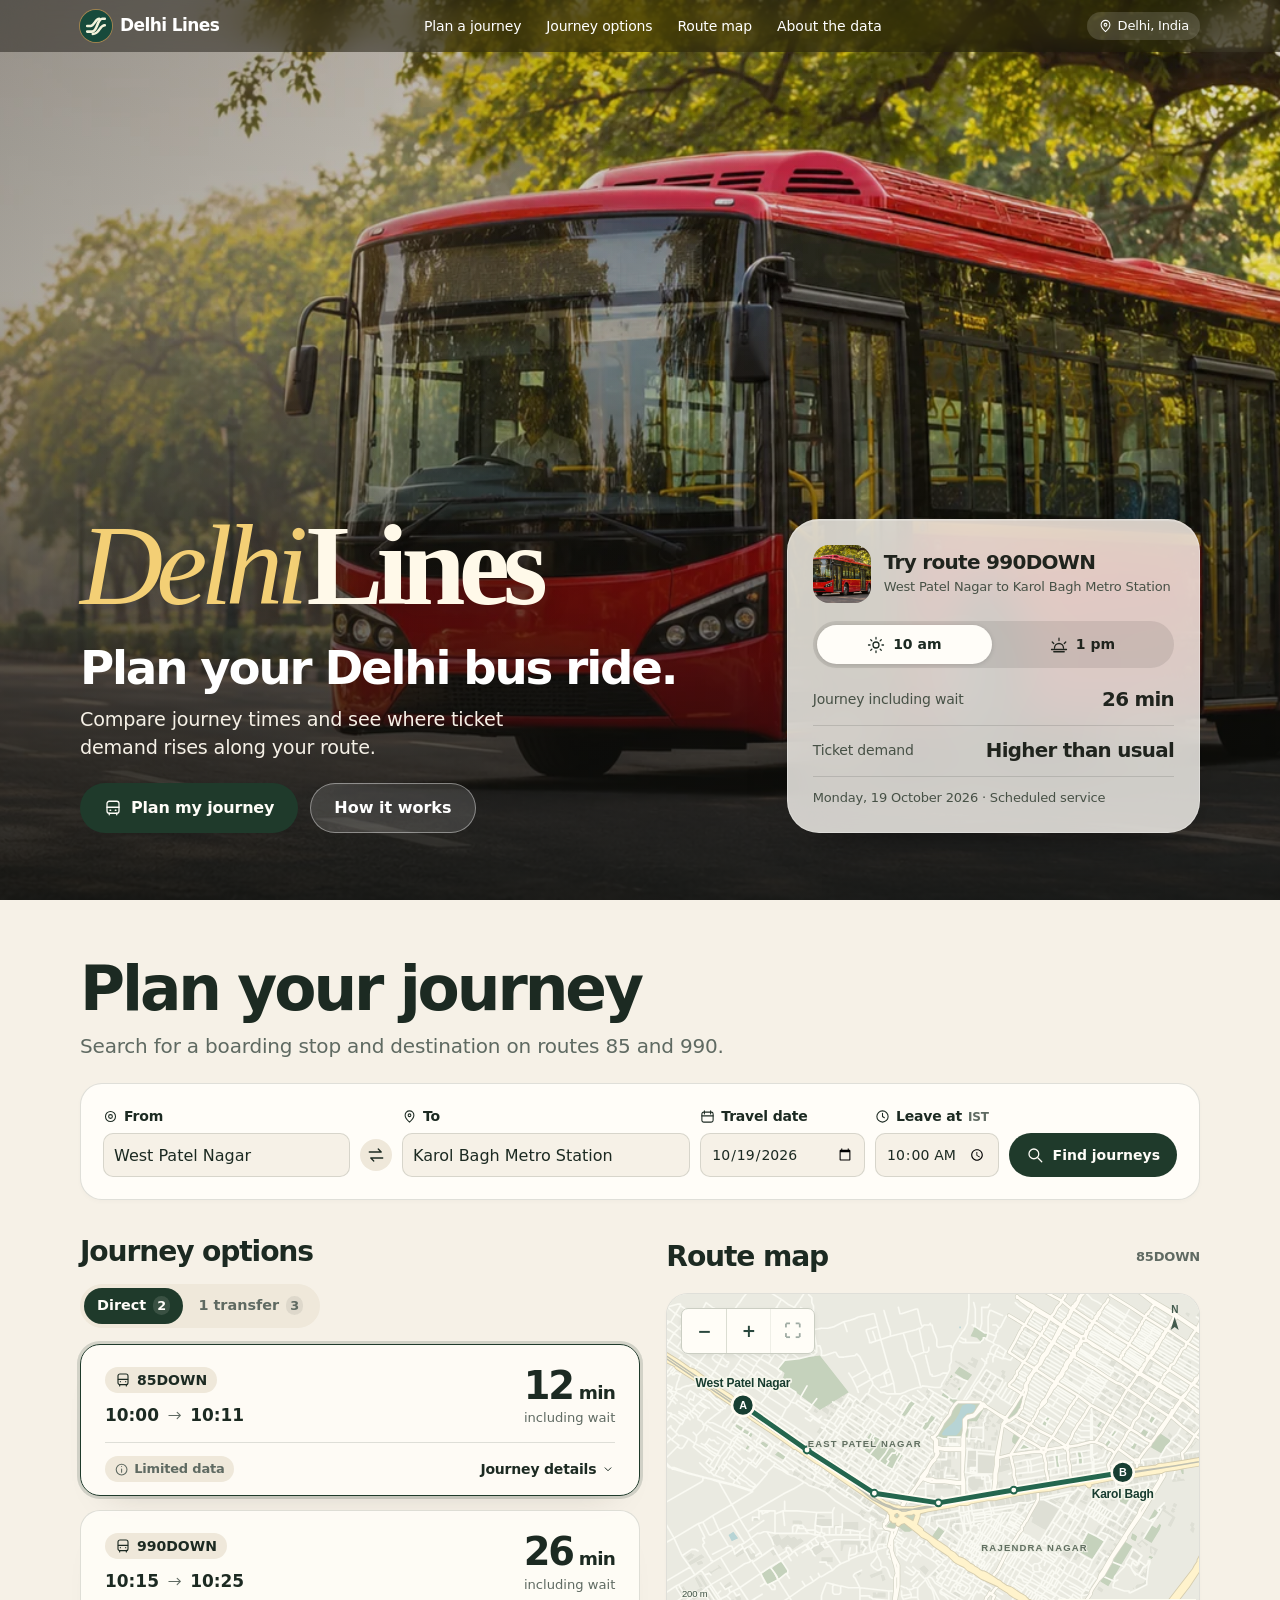
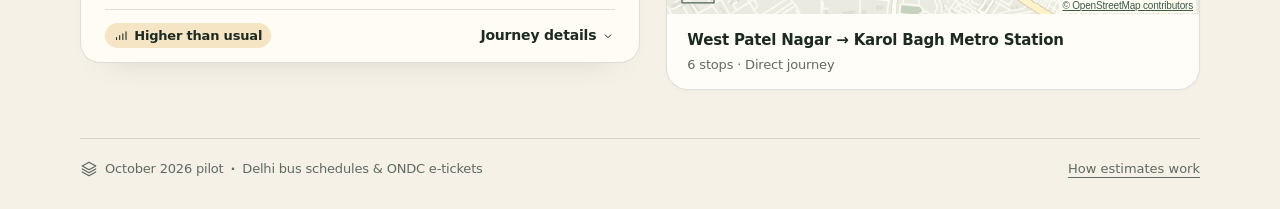
<file: index.html>
<!doctype html>
<html lang="en">
<head>
  <meta charset="utf-8">
  <meta name="viewport" content="width=device-width,initial-scale=1">
  <meta name="theme-color" content="#1f3a2b">
  <title>Delhi Lines · Bus journey planner</title>
  <link rel="icon" href="mark.svg" type="image/svg+xml">
  <link rel="stylesheet" href="style.css">
  <link rel="stylesheet" href="journeys.css">
</head>
<body>
  <a class="skip" href="#content">Skip to content</a>
  <header class="masthead"><div class="shell mast-inner">
    <a class="brand" href="#top" aria-label="Delhi Lines home"><img width="32" height="32" src="mark.svg" alt="">Delhi Lines</a>
    <nav aria-label="Main navigation"><a href="#search">Plan a journey</a><a href="#options">Journey options</a><a href="#map-title">Route map</a><button type="button" class="plain" data-about>About the data</button></nav>
    <span class="location"><i aria-hidden="true" data-icon="pin"></i>Delhi, India</span>
  </div></header>
  <main id="top">
    <section class="hero" aria-labelledby="title">
      <img width="1920" height="739" class="hero-photo" src="delhi-avenue.webp" alt="" fetchpriority="high">
      <div class="shell hero-grid">
        <div class="hero-copy">
          <h1 id="title" aria-label="Delhi Lines"><em>Delhi</em><span>Lines</span></h1>
          <h2>Plan your Delhi bus ride.</h2>
          <p>Compare journey times and see where ticket demand rises along your route.</p>
          <div class="hero-actions"><a class="button primary" href="#search"><i aria-hidden="true" data-icon="bus"></i>Plan my journey</a><button class="button ghost" type="button" data-about>How it works</button></div>
        </div>
        <aside class="demo-card" aria-labelledby="demo-title">
          <div class="demo-head"><img width="58" height="58" src="delhi-avenue.webp" alt=""><div><h2 id="demo-title">Try route 990DOWN</h2><p>West Patel Nagar to Karol Bagh Metro Station</p></div></div>
          <div class="presets" role="group" aria-label="Example departure time"><button type="button" data-demo="10:00"><i aria-hidden="true" data-icon="sun"></i>10 am</button><button type="button" data-demo="13:00"><i aria-hidden="true" data-icon="afternoon"></i>1 pm</button></div>
          <div aria-live="polite" aria-atomic="true"><dl class="demo-metrics"><div><dt>Journey including wait</dt><dd id="demo-duration"></dd></div><div><dt>Ticket demand</dt><dd id="demo-demand"></dd></div></dl>
          <p class="demo-note">Monday, 19 October 2026 · Scheduled service</p></div>
        </aside>
      </div>
    </section>
    <div class="shell planner-body" id="content" tabindex="-1">
    <section aria-labelledby="plan-title" class="plan-section" id="search">
    <h2 id="plan-title" class="display">Plan your journey</h2>
    <p class="section-lede">Search for a boarding stop and destination on routes 85 and 990.</p>
    <form id="journey-search">
      <div class="form-row">
        <label class="control"><span><i aria-hidden="true" data-icon="origin"></i>From</span><input id="origin" name="origin" aria-label="From" type="search" role="combobox" aria-autocomplete="list" aria-expanded="false" aria-controls="origin-options" autocomplete="off" spellcheck="false" placeholder="Try Anand Vihar…" required><span class="stop-menu" id="origin-options" role="listbox" aria-label="Search boarding stops" hidden></span></label>
        <button id="swap" type="button" class="swap" title="Swap stops" aria-label="Swap stops"><i aria-hidden="true" data-icon="swap"></i></button>
        <label class="control"><span><i aria-hidden="true" data-icon="pin"></i>To</span><input id="dest" name="dest" aria-label="To" type="search" role="combobox" aria-autocomplete="list" aria-expanded="false" aria-controls="dest-options" autocomplete="off" spellcheck="false" placeholder="Try Karol Bagh…" required><span class="stop-menu" id="dest-options" role="listbox" aria-label="Search destination stops" hidden></span></label>
        <label class="control date"><span><i aria-hidden="true" data-icon="calendar"></i>Travel date</span><input id="day" type="date" value="2026-10-19" required></label>
        <label class="control time"><span><i aria-hidden="true" data-icon="clock"></i>Leave at <small>IST</small></span><input id="when" type="time" value="10:00" required></label>
        <button class="find" type="submit"><i aria-hidden="true" data-icon="search"></i>Find journeys</button>
      </div>

    </form>
    <p id="error" role="alert" hidden></p>
    </section>
    <div class="workspace" id="options">
      <section id="results" aria-label="Journey options"></section>
      <aside class="map-section" aria-labelledby="map-title">
        <div class="panel-heading"><h2 id="map-title">Route map</h2><span class="map-tag" id="map-tag"></span></div>
        <div class="map-frame"><div id="map"></div>
          <div class="map-meta" id="map-meta"></div>
        </div>
      </aside>
    </div>
    <footer><span><i aria-hidden="true" data-icon="layers"></i> October 2026 pilot <b>·</b> Delhi bus schedules &amp; ONDC e-tickets</span><button class="plain" type="button" data-about>How estimates work</button></footer>
    </div>
  </main>
  <dialog id="about" aria-labelledby="about-title"><div class="dialog-head"><h2 id="about-title">About the data</h2><button autofocus type="button" class="close" aria-label="Close" id="close"><i aria-hidden="true" data-icon="close"></i></button></div>
    <h3>Scheduled journey times</h3><p>This pilot covers Delhi routes 85 and 990 in both directions. Times come from an archived timetable and include the wait after your chosen departure time. Actual bus arrivals can vary.</p>
    <h3>How to read ticket demand</h3><p>Each label compares a route segment with its usual weekday or weekend demand. Estimates use ONDC e-tickets from October 1–24, 2026, grouped into half-hour periods. Seat availability is unknown.</p>
    <h3>Where coverage is limited</h3><p>Only 6.65% of training tickets on these routes matched a single route pattern. A journey shows “Limited data” when any segment lacks enough observations. In the held-out week, 45% of supported weekday estimates kept the same label.</p>
  </dialog>
  <script src="data.js"></script><script src="planner.js"></script><script src="map.js"></script><script src="journeys.js"></script><script src="interface.js"></script>
</body>
</html>
</file>
<file: style.css>
:root {
  color-scheme: light dark;
  --ground:#f6f1e7; --surface:#fffdf8; --surface-2:#efe8da;
  --ink:#1c2a22; --muted:#5f6a62; --line:rgba(28,42,34,.14);
  --action:#1f3a2b; --action-ink:#fffdf8; --focus:#996609; --gold:#e3b04b;
  --glass:rgba(255,253,248,.79); --glass-text:#20241e; --glass-muted:#475146;
  --sans:-apple-system,BlinkMacSystemFont,"Segoe UI",system-ui,Arial,sans-serif;
  --serif:"Iowan Old Style","Palatino Linotype",Palatino,Georgia,serif;
  --ease:cubic-bezier(.22,1,.36,1);
}
@media(prefers-color-scheme:dark) {
  :root{--ground:#15130f;--surface:#1e1b16;--surface-2:#29251e;--ink:#f3ede1;--muted:#b8b0a2;--line:rgba(243,237,225,.17);--action:#e3b04b;--action-ink:#20190e;--focus:#efc977;--glass:rgba(30,27,22,.79);--glass-text:#fff7e9;--glass-muted:#dad3c5}
}
*,*::before,*::after{box-sizing:border-box}
html{scroll-padding-top:72px;-webkit-text-size-adjust:100%}
body{margin:0;background:var(--ground);color:var(--ink);font:17px/1.5 var(--sans);letter-spacing:-.011em;-webkit-font-smoothing:antialiased}
button,input,select{font:inherit;color:inherit}button,select,summary{cursor:pointer}button,a,input,select,summary{touch-action:manipulation}
:focus-visible{outline:3px solid var(--focus);outline-offset:4px}::selection{background:#e3b04b;color:#211c13}
.shell{width:min(100% - clamp(32px,8vw,80px),1120px);margin-inline:auto}
.ui-icon{width:18px;height:18px;display:inline-block;vertical-align:middle;flex:none;stroke:currentColor;stroke-width:1.7;stroke-linecap:round;stroke-linejoin:round;fill:none}
.masthead{position:fixed;inset:0 0 auto;z-index:10;color:#fff;background:rgba(18,17,13,.46);backdrop-filter:saturate(1.2) blur(18px);transition:background-color .25s,color .25s}
.masthead.on-paper{background:color-mix(in srgb,var(--ground) 92%,transparent);color:var(--ink);box-shadow:0 1px 0 var(--line)}
.mast-inner,.brand,.masthead nav,.location,.hero-actions,.button,.demo-head,.presets,.presets button,.control>span,.find,.map-tag,footer{display:flex;align-items:center}
.mast-inner{min-height:52px;gap:30px}.brand{gap:8px;font-size:17px;font-weight:680;color:inherit;text-decoration:none;letter-spacing:-.035em;white-space:nowrap}.brand img{width:32px;height:32px;border-radius:50%;box-shadow:0 0 0 1px #e3b04b80}
.masthead nav{margin:auto;gap:25px}.masthead nav a,.masthead nav button{color:inherit;font-size:14px;font-weight:500;text-decoration:none}.masthead nav a:hover,.plain:hover{text-decoration:underline;text-underline-offset:4px}
.plain{background:none;border:0;padding:0}.location{gap:5px;border-radius:999px;background:#ffffff25;padding:4px 11px;font-size:13px}.on-paper .location{background:var(--surface-2)}.location svg{width:15px}
.hero{position:relative;isolation:isolate;min-height:max(640px,100svh);display:grid;align-items:end;overflow:hidden;background:#3c3831;color:#fff}
.hero-photo,.hero::after{position:absolute;inset:0;width:100%;height:100%;z-index:-2}.hero-photo{object-fit:cover;object-position:54% 44%}
.hero::after{content:"";z-index:-1;background:linear-gradient(0deg,rgba(12,14,12,.86) 0%,rgba(15,15,12,.56) 28%,rgba(13,15,12,.09) 67%,rgba(12,13,10,.19)),linear-gradient(90deg,rgba(19,19,16,.3),transparent 68%)}
.hero-grid{display:grid;grid-template-columns:minmax(0,1.4fr) minmax(330px,.9fr);align-items:end;gap:clamp(30px,5vw,76px);padding:112px 0 clamp(44px,7.4vh,80px)}
.hero-copy h1{margin:0 0 .18em;font-size:clamp(76px,9vw,144px);font-family:var(--serif);line-height:1;letter-spacing:-.06em;font-weight:700;color:#fff9e9;text-shadow:0 4px 24px #17150f44}
.hero-copy h1 em{color:#f3cf75;font-weight:400;margin-right:.045em}.hero-copy h2{margin:0;font-size:clamp(32px,3.65vw,58px);line-height:1.03;letter-spacing:-.047em;font-weight:640;text-wrap:balance}
.hero-copy p{max-width:38ch;margin:14px 0 22px;font-size:clamp(17px,1.5vw,22px);color:#f5f0e6;line-height:1.45}
.hero-actions{gap:12px;flex-wrap:wrap}.button,.find{border-radius:999px;justify-content:center;gap:9px;text-decoration:none;font-size:16px;font-weight:590;min-height:50px;padding:12px 24px;border:0}
.primary,.find{background:var(--action);color:var(--action-ink)}.primary:hover,.find:hover{filter:brightness(1.12)}.ghost{background:#ffffff22;color:#fff;box-shadow:inset 0 0 0 1px #ffffff65;backdrop-filter:blur(16px)}.ghost:hover{background:#ffffff35}.hero :focus-visible,.masthead:not(.on-paper) :focus-visible{outline-color:#f6cf71}
.demo-card{color:var(--glass-text);padding:25px;border-radius:32px;background:var(--glass);border:1px solid #ffffff47;backdrop-filter:saturate(1.4) blur(24px);box-shadow:inset 0 1px 0 #ffffff35,0 20px 50px -35px #000}
.demo-head{gap:13px}.demo-head img{width:58px;height:58px;object-fit:cover;object-position:72% 50%;border-radius:16px}.demo-head h2{font-size:20px;line-height:1.1;letter-spacing:-.035em;margin:0}.demo-head p,.demo-note{font-size:13px;color:var(--glass-muted);line-height:1.45}.demo-head p{margin:5px 0 0}
.presets{margin:18px 0 7px;padding:4px;gap:3px;border-radius:999px;background:color-mix(in srgb,currentColor 10%,transparent)}.presets button{flex:1;justify-content:center;gap:8px;font-size:14px;font-weight:650;background:none;border:0;padding:9px;border-radius:999px;min-height:38px}.presets button[aria-pressed=true]{background:var(--surface);color:var(--ink);box-shadow:0 1px 5px #0002}
.demo-metrics{margin:0}.demo-metrics div{display:flex;align-items:center;gap:8px;justify-content:space-between;border-bottom:1px solid color-mix(in srgb,currentColor 14%,transparent);padding:10px 0}.demo-metrics dt{font-size:14px;color:var(--glass-muted)}.demo-metrics dd{margin:0;text-align:right;font-size:clamp(18px,1.55vw,23px);font-weight:670;letter-spacing:-.035em;font-variant-numeric:tabular-nums}.demo-note{margin:12px 0 0}
.plan-section{padding-top:56px}.display,.dialog-head h2{font-size:clamp(35px,4.8vw,65px);line-height:1.06;font-weight:700;letter-spacing:-.05em;margin:0}.section-lede{color:var(--muted);margin:10px 0 22px;font-size:20px}
#journey-search,.map-frame,dialog{border:1px solid var(--line);border-radius:22px;background:var(--surface);box-shadow:0 2px 5px #20180d06}
.form-row{display:grid;grid-template-columns:minmax(0,1.2fr) 32px minmax(0,1.4fr) minmax(136px,.8fr) minmax(112px,.6fr) auto;gap:10px;align-items:end;padding:22px}
.control{display:grid;gap:6px;min-width:0}.control>span{gap:6px;font-size:14px;font-weight:620}.control small{font-size:12px;color:var(--muted)}.control span svg{width:15px;height:15px}
.control select,.control input{min-width:0;width:100%;height:44px;padding:0 10px;border:1px solid var(--line);border-radius:10px;background:var(--ground);font-size:14px;text-overflow:ellipsis}
.swap,.close{width:32px;height:32px;display:grid;place-items:center;background:var(--surface-2);border:0;border-radius:50%;color:var(--ink)}.swap{margin-bottom:6px}.find{min-height:44px;padding:10px 17px;font-size:14px}
.workspace{display:grid;grid-template-columns:minmax(0,1.05fr) minmax(0,1fr);gap:26px;margin:36px 0 48px;align-items:start}.workspace h2,.panel-heading h2{font-size:clamp(24px,2.2vw,32px);letter-spacing:-.04em;line-height:1.12;font-weight:680}.panel-heading{display:flex;align-items:center;justify-content:space-between;margin-bottom:15px;gap:10px;min-height:42px}.panel-heading h2{margin:0}.map-tag{font-size:13px;font-weight:650;color:var(--muted)}
.map-frame{overflow:hidden}#map{height:clamp(270px,25vw,350px);background:#eceee4;overflow:hidden;color-scheme:light;color:#1c2a22}.map-meta{padding:15px 20px;display:grid;gap:3px}.map-meta strong{font-size:15px}.map-meta span,footer{font-size:13px;color:var(--muted)}footer{gap:12px;flex-wrap:wrap;justify-content:space-between;padding:20px 0 30px;border-top:1px solid var(--line)}footer span{display:inline-flex;align-items:center;gap:7px}footer button{text-decoration:underline;text-underline-offset:4px}
dialog{width:min(480px,calc(100% - 28px));padding:26px;color:var(--ink)}dialog::backdrop{background:#191611ae}.dialog-head{display:flex;align-items:center;justify-content:space-between}.dialog-head h2{font-size:28px}dialog h3{font-size:17px;margin:20px 0 3px}dialog p{margin:0;color:var(--muted);font-size:15px}
.skip{position:fixed;top:-80px;left:12px;z-index:20;background:var(--surface);color:var(--ink);padding:10px 16px;border-radius:999px}.skip:focus{top:6px}#error{color:var(--ink);font-weight:650}
@media(prefers-reduced-motion:no-preference){html{scroll-behavior:smooth}.hero-copy,.demo-card{animation:appear .65s var(--ease) both}.demo-card{animation-delay:.12s}@keyframes appear{from{opacity:0;transform:translateY(12px)}to{opacity:1;transform:none}}}
@media(prefers-reduced-transparency:reduce){.demo-card{background:var(--surface);color:var(--ink)}.masthead{background:#26251f}.masthead.on-paper{background:var(--surface)}}
@media(max-width:950px){.form-row{grid-template-columns:1fr 36px 1fr 1fr}.form-row .control:first-child,.date{grid-column:1/3}.swap{grid-row:1;grid-column:3}.form-row .control:nth-child(3){grid-column:3/5;grid-row:1;margin-left:45px}.hero-grid{grid-template-columns:1.12fr 1fr;gap:26px}.demo-card{padding:20px}.mast-inner{gap:16px}.masthead nav{gap:18px}}
@media(max-width:740px){.masthead nav a:not(:first-child){display:none}.hero-grid{grid-template-columns:1fr;gap:20px;padding-top:clamp(200px,31svh,300px);padding-bottom:30px}.hero-photo{object-position:62% 40%}.hero-copy h1{font-size:clamp(65px,13vw,96px)}.hero-copy h2{font-size:clamp(29px,6vw,42px)}.hero-copy p{margin:9px 0 15px;max-width:38ch}.button{min-height:44px;font-size:15px;padding:10px 18px}.demo-card{max-width:500px}.hero{min-height:100svh}.workspace{grid-template-columns:1fr}.plan-section{padding-top:35px}.map-frame #map{height:290px}}
@media(max-width:520px){.mast-inner{gap:10px;justify-content:space-between}.brand{font-size:15px;gap:6px}.brand img{width:27px;height:27px}.masthead nav{gap:13px;margin:0}.masthead nav a,.masthead nav button{font-size:12px}.location{display:none}.hero-grid{padding-top:clamp(172px,30svh,240px)}.demo-card{padding:17px;border-radius:23px}.demo-head img{width:44px;height:44px;border-radius:12px}.demo-head h2{font-size:18px}.presets{margin-top:13px}.demo-metrics div{padding:7px 0}.form-row{padding:17px;grid-template-columns:1fr 1fr;gap:13px;position:relative}.form-row .control:first-child,.form-row .control:nth-child(3){grid-row:auto;grid-column:1/-1;margin:0 36px 0 0}.swap{position:absolute;right:12px;top:61px;transform:rotate(90deg)}.date{grid-column:1}.find{grid-column:1/-1}.section-lede{font-size:17px}.workspace{margin-top:28px}footer span{display:block}}
html,body{overflow-x:clip}
.control{position:relative}
.control input[type=search]{font-size:16px}
.control>.stop-menu{display:block;position:absolute;top:100%;left:0;z-index:6;width:max(100%, min(320px, 76vw));max-height:225px;overflow:auto;overscroll-behavior:contain;padding:6px;background:var(--surface);color:var(--ink);border:1px solid var(--line);border-radius:12px;box-shadow:0 6px 20px var(--line);font-weight:450}
.control>.stop-menu[hidden]{display:none}
.stop-menu [role=option]{display:flex;align-items:center;padding:8px 10px;min-height:44px;cursor:pointer;border-radius:7px}
.stop-menu [role=option]:hover,.stop-menu [aria-selected=true]{background:var(--surface-2)}
@media(max-width:740px){.control>.stop-menu{width:100%}}
</file>
<file: journeys.css>
.jo-panel {
  --jo-ink: var(--ink, #1c2a22);
  --jo-muted: var(--muted, #5f6a62);
  --jo-action: var(--action, #1f3a2b);
  --jo-action-ink: var(--action-ink, #fffdf8);
  --jo-surface: var(--surface, #fffdf8);
  --jo-ground: var(--ground, #f6f1e7);
  --jo-tray: var(--surface-2, #efe8da);
  --jo-line: color-mix(in srgb, var(--jo-ink) 14%, transparent);
  --jo-focus: var(--focus, var(--jo-action));
  --jo-round: 20px;
  min-width: 0;
  color: var(--jo-ink);
}
.jo-panel *, .jo-panel *::before, .jo-panel *::after { box-sizing: border-box; }
.jo-panel button { font: inherit; cursor: pointer; touch-action: manipulation; }
.jo-panel svg { width: 1em; height: 1em; flex: none; }
.jo-heading { margin: 0 0 16px; font-size: clamp(1.6rem, 2.8vw, 2.65rem); font-weight: 650; line-height: 1.08; letter-spacing: -.045em; }
.jo-filters { display: inline-flex; width: fit-content; max-width: 100%; gap: 2px; padding: 4px; margin-bottom: 16px; background: var(--jo-tray); border-radius: 999px; }
.jo-panel .jo-filter { display: inline-flex; align-items: center; justify-content: center; gap: 7px; border: 0; border-radius: 999px; padding: 8px 13px; font-size: .9rem; line-height: 1.2; font-weight: 600; color: var(--jo-muted); background: transparent; min-height: 36px; }
.jo-filter[aria-pressed="true"] { background: var(--jo-action); color: var(--jo-action-ink); }
.jo-filter:hover:not([aria-pressed="true"]) { color: var(--jo-ink); }
.jo-count { font-size: .8rem; font-variant-numeric: tabular-nums; font-weight: 650; background: color-mix(in srgb, currentColor 12%, transparent); border-radius: 999px; min-width: 1.35em; padding: 2px 4px; }
.jo-list { display: grid; gap: 14px; }
.jo-card, .jo-empty {
  border: 1px solid var(--jo-line);
  border-radius: var(--jo-round);
  background: color-mix(in srgb, var(--jo-surface) 88%, transparent);
  box-shadow: inset 0 1px 0 #ffffff28, 0 18px 36px -30px #241c1240;
}
.jo-card { min-width: 0; position: relative; transition: background-color .22s, border-color .22s, box-shadow .22s; }
.jo-card:has(.jo-pick[aria-pressed="true"]) {
  border-color: var(--jo-action);
  box-shadow: 0 0 0 3px color-mix(in srgb, var(--jo-action) 17%, transparent), 0 20px 36px -29px #231a1240;
}
.jo-panel .jo-pick { display: flex; width: 100%; justify-content: space-between; gap: 16px; padding: 22px 24px 16px; color: inherit; text-align: left; background: transparent; border: 0; border-radius: var(--jo-round) var(--jo-round) 0 0; }
@media (hover:hover) {
  .jo-card:has(.jo-pick:hover) { background-color: var(--jo-surface); border-color: var(--jo-action); }
  .jo-summary:hover .jo-disclosure { text-decoration: underline; text-underline-offset: 3px; }
}
.jo-pick:focus-visible, .jo-summary:focus-visible, .jo-filter:focus-visible { outline: 3px solid var(--jo-focus); outline-offset: 3px; z-index: 1; }
.jo-info { display: grid; gap: 12px; min-width: 0; }
.jo-routes, .jo-times, .jo-route, .jo-disclosure, .jo-demand, .jo-change { display: inline-flex; align-items: center; }
.jo-routes { gap: 6px; flex-wrap: wrap; color: var(--jo-muted); }
.jo-routes > svg { width: .875rem; }
.jo-route { gap: 6px; padding: 4px 10px; background: var(--jo-tray); border-radius: 999px; color: var(--jo-ink); font-size: .875rem; line-height: 1.3; font-weight: 650; }
.jo-route svg { width: 1rem; height: 1rem; }
.jo-times { gap: 8px; font-size: 1.06rem; font-weight: 580; line-height: 1.2; font-variant-numeric: tabular-nums; }
.jo-times svg { color: var(--jo-muted); width: .9em; }
.jo-duration { align-self: center; flex: none; display: grid; justify-items: end; gap: 4px; }
.jo-duration-value { font-size: clamp(1.95rem, 3vw, 2.65rem); line-height: 1; font-weight: 650; font-variant-numeric: tabular-nums; letter-spacing: -.055em; }
.jo-unit { font-size: .48em; letter-spacing: -.035em; font-weight: 550; }
.jo-duration-caption { font-size: .82rem; line-height: 1.3; color: var(--jo-muted); }
.jo-details { margin: 0 24px; border-top: 1px solid var(--jo-line); }
.jo-summary { display: flex; flex-wrap: wrap; justify-content: space-between; align-items: center; gap: 8px; min-height: 52px; padding: 10px 0; cursor: pointer; font-size: .875rem; border-radius: 5px; }
.jo-summary::-webkit-details-marker { display: none; }
.jo-summary::marker { content: ''; }
.jo-disclosure { gap: 5px; margin-left: auto; color: var(--jo-ink); font-weight: 580; }
.jo-disclosure svg { transition: transform .22s ease; }
.jo-details[open] > .jo-summary .jo-disclosure svg { transform: rotate(180deg); }
.jo-demand { width: fit-content; gap: 5px; border-radius: 999px; font-size: .8125rem; font-weight: 600; padding: 5px 9px; line-height: 1.2; }
.jo-demand svg { width: .95rem; height: .95rem; }
.jo-demand-limited { color: var(--jo-muted); background: var(--jo-tray); }
.jo-demand-higher { color: var(--jo-ink); background: color-mix(in srgb, #d99a1e 24%, var(--jo-surface)); }
.jo-demand-lower { color: var(--jo-ink); background: color-mix(in srgb, #589866 22%, var(--jo-surface)); }
.jo-demand-typical { color: var(--jo-ink); background: var(--jo-tray); }
.jo-breakdown { padding: 4px 0 20px; color: var(--jo-muted); font-size: .935rem; }
.jo-leg-heading { margin: 8px 0; font-size: 1rem; color: var(--jo-ink); }
.jo-measured { margin: 0 0 12px; line-height: 1.52; }
.jo-segments { list-style: none; padding: 0; margin: 0; }
.jo-segment { display: flex; flex-wrap: wrap; align-items: center; justify-content: space-between; gap: 8px 12px; padding: 11px 0; border-top: 1px solid var(--jo-line); }
.jo-segment-name { flex: 1 1 130px; font-weight: 520; color: var(--jo-ink); }
.jo-segment-stat { display: grid; justify-items: end; gap: 3px; }
.jo-sample { color: var(--jo-muted); font-size: .8rem; }
.jo-change { gap: 7px; padding: 9px 0; margin: 8px 0; color: var(--jo-ink); font-weight: 620; }
.jo-empty { margin: 0; padding: 24px; font-size: 1rem; line-height: 1.55; color: var(--jo-muted); }
@media(max-width: 550px) {
  .jo-panel .jo-pick { padding: 18px 16px 15px; }
  .jo-details { margin: 0 16px; }
  .jo-list { gap: 12px; }
}
@media(prefers-reduced-motion: reduce) {
  .jo-panel * { transition: none !important; }
}
</file>
